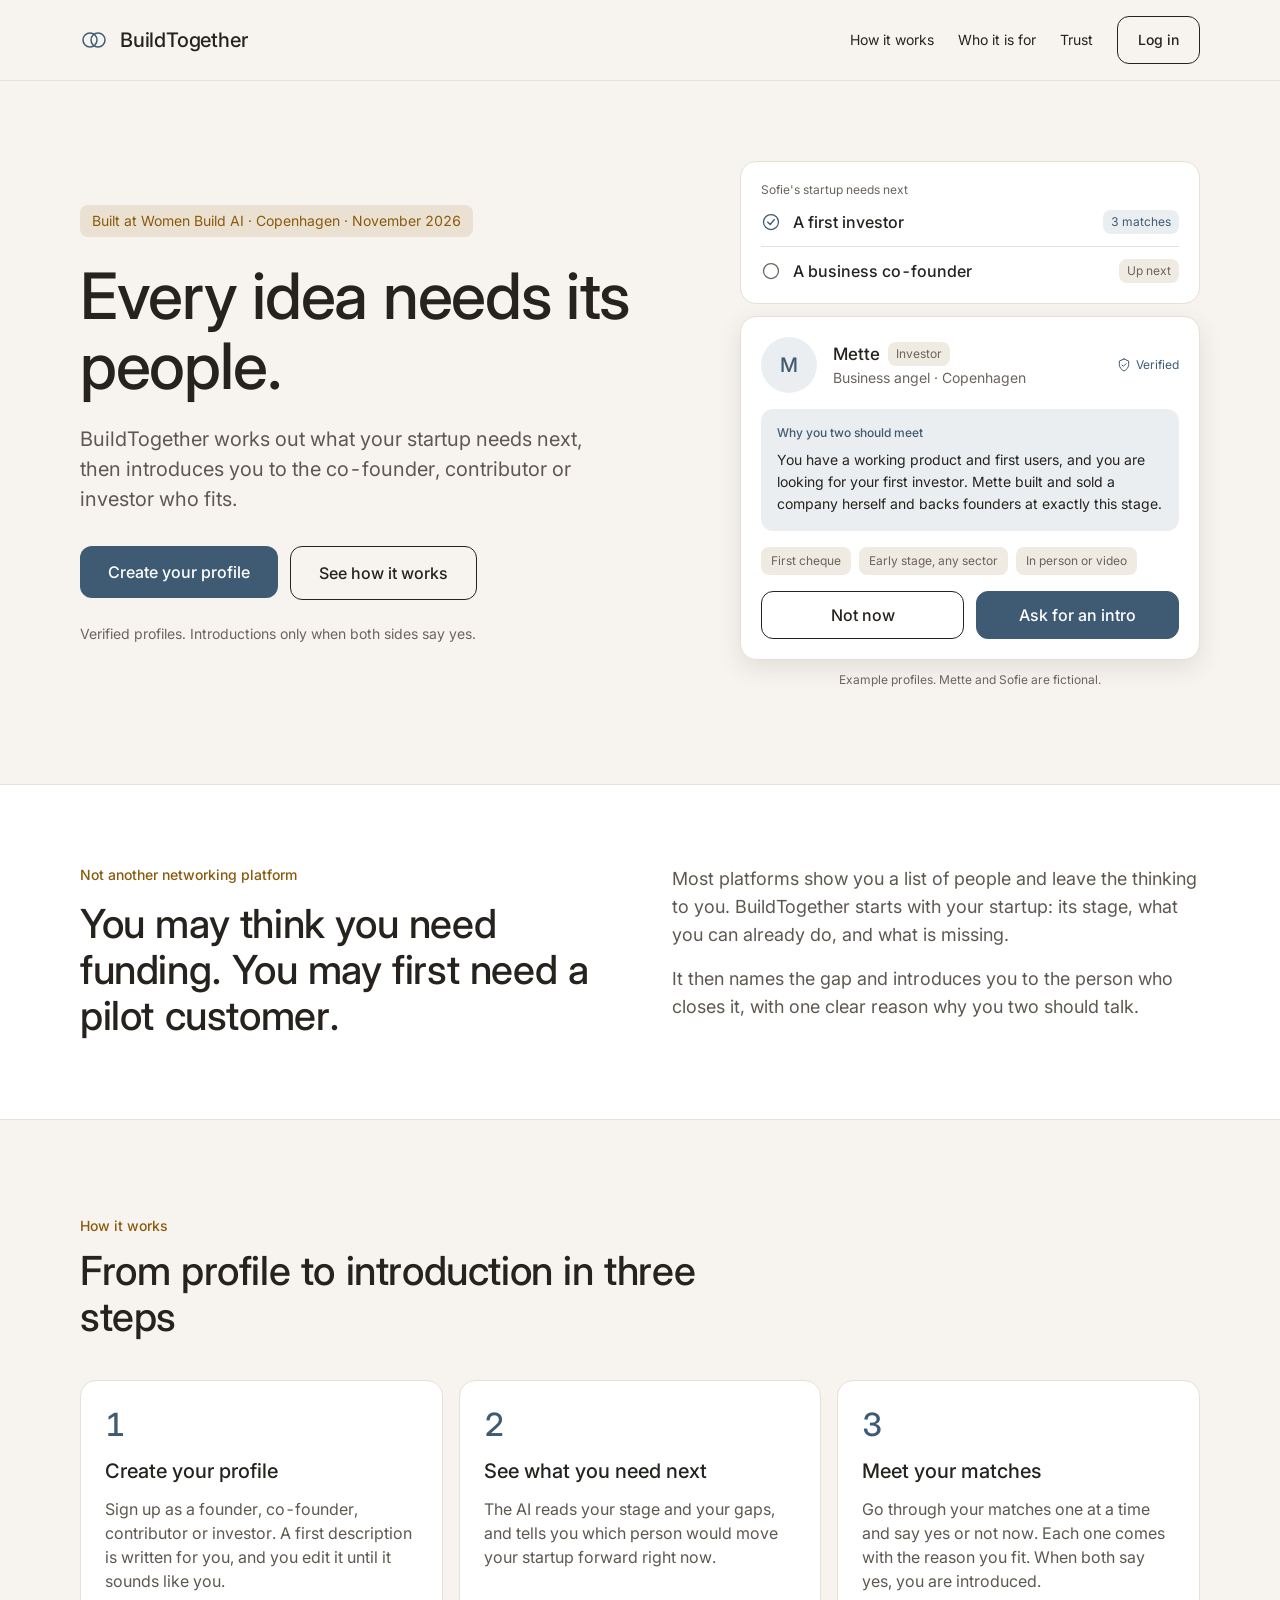
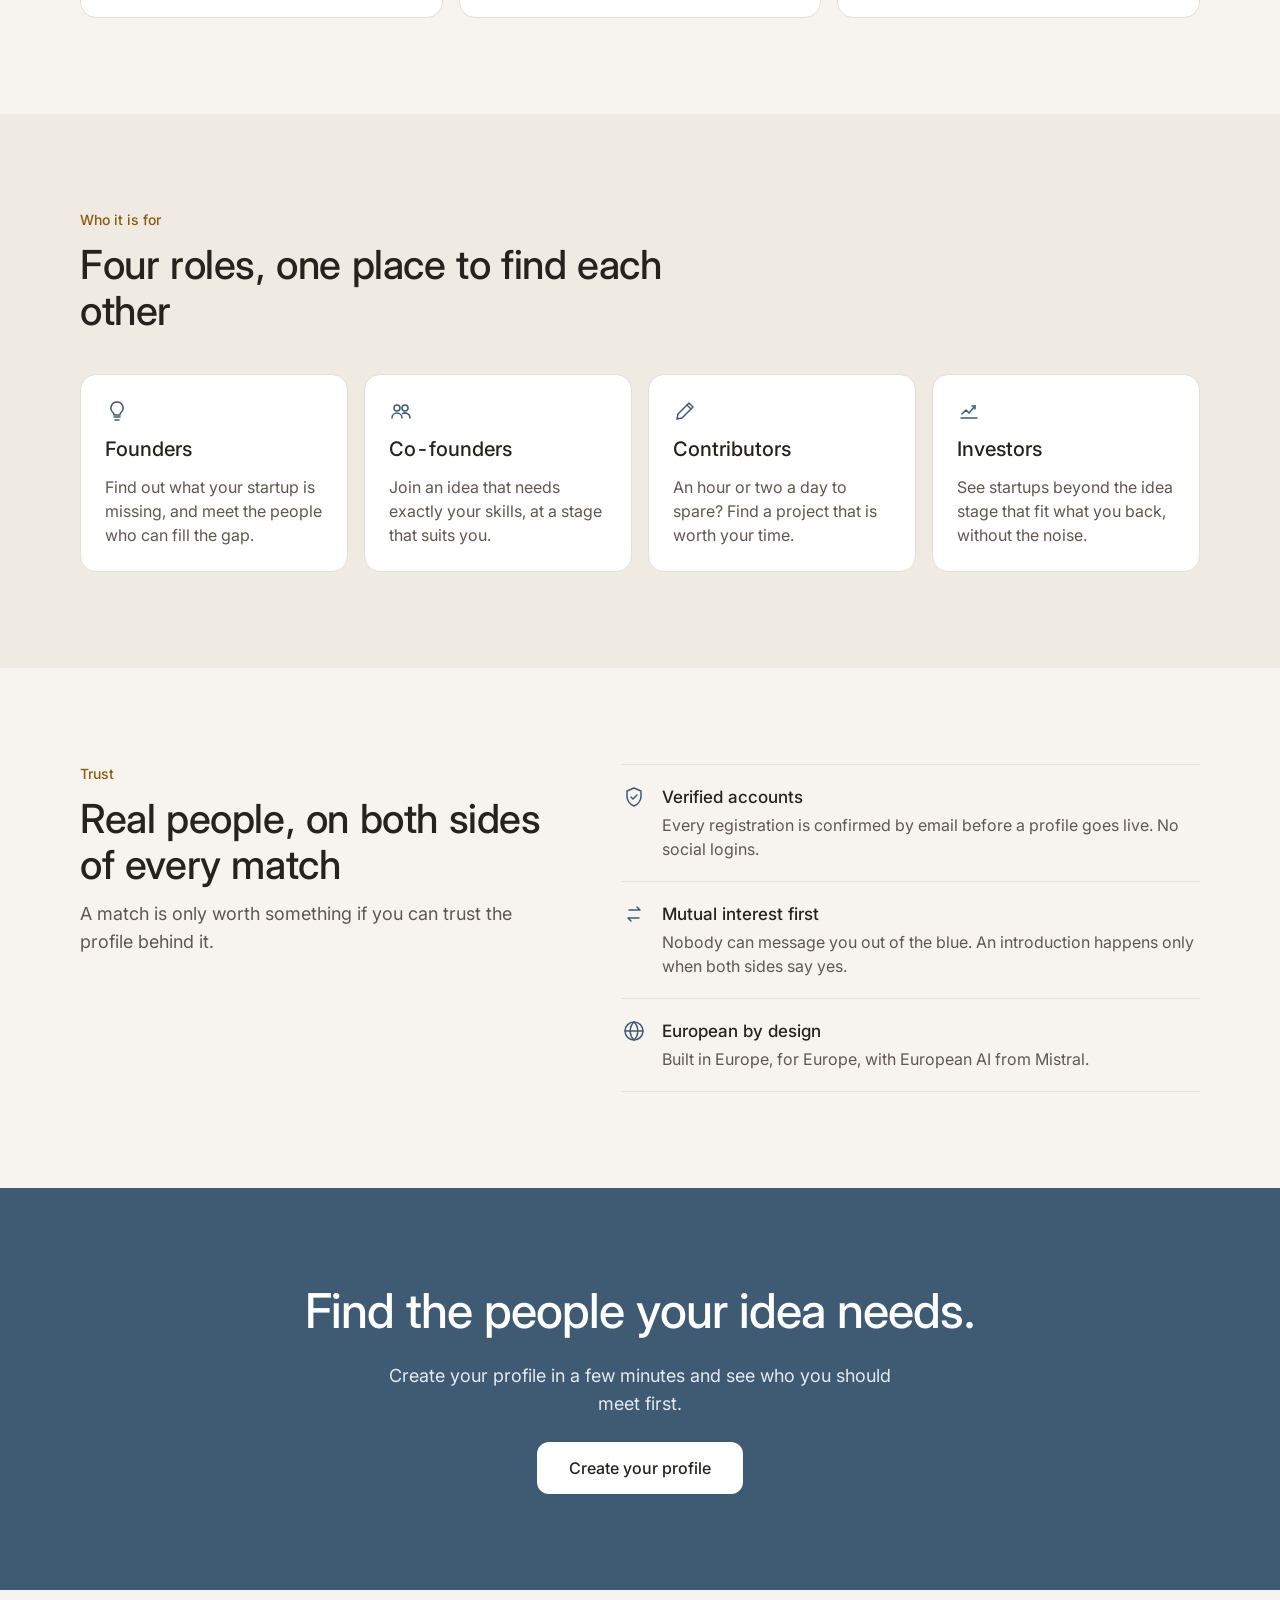
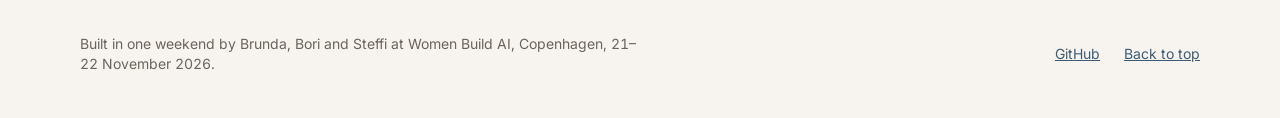
<file: landing-page.html>
<!doctype html>
<html lang="en">
<head>
<meta charset="utf-8">
<meta name="viewport" content="width=device-width, initial-scale=1">
<title>BuildTogether: every idea needs its people</title>
<link href="https://fonts.googleapis.com/css2?family=Inter:wght@400;500&display=swap" rel="stylesheet">
<style>
body{margin:0}
a{color:#3F5B73}a:hover{color:#26231F}
html{scroll-behavior:smooth}
</style>
</head>
<body>
<div style="background: #F7F4EF; color: #26231F; font-family: Inter, system-ui, sans-serif; font-size: 16px; line-height: 24px; font-variant-numeric: tabular-nums">

<header style="border-bottom: 1px solid #E6E0D6">
<div style="max-width: 1120px; margin: 0 auto; padding: 16px 24px; display: flex; flex-wrap: wrap; align-items: center; justify-content: space-between; gap: 16px">
<a href="#top" style="display: flex; align-items: center; gap: 12px; text-decoration: none; color: #26231F; min-height: 44px">
<svg aria-hidden="true" width="28" height="28" viewBox="0 0 28 28" fill="none" stroke="#3F5B73" stroke-width="1.5" stroke-linecap="round"><circle cx="10" cy="14" r="7"></circle><circle cx="18" cy="14" r="7"></circle></svg>
<span style="font-size: 20px; font-weight: 500; letter-spacing: -0.01em">BuildTogether</span>
</a>
<nav aria-label="Main" style="display: flex; flex-wrap: wrap; align-items: center; gap: 8px 24px">
<a href="#how" style="color: #26231F; text-decoration: none; font-size: 14px; padding: 12px 0">How it works</a>
<a href="#who" style="color: #26231F; text-decoration: none; font-size: 14px; padding: 12px 0">Who it is for</a>
<a href="#trust" style="color: #26231F; text-decoration: none; font-size: 14px; padding: 12px 0">Trust</a>
<a href="#join" style="color: #26231F; text-decoration: none; font-size: 14px; font-weight: 500; padding: 11px 20px; border: 1px solid #26231F; border-radius: 12px">Log in</a>
</nav>
</div>
</header>

<section id="top" style="max-width: 1120px; margin: 0 auto; padding: 80px 24px 96px; display: flex; flex-wrap: wrap; align-items: center; gap: 64px">
<div style="flex: 1 1 440px; min-width: 0; display: flex; flex-direction: column; gap: 24px; align-items: flex-start">
<span style="font-size: 14px; line-height: 20px; color: #8A5A0B; background: rgba(138,90,11,0.12); padding: 6px 12px; border-radius: 8px">Built at Women Build AI · Copenhagen · November 2026</span>
<h1 style="margin: 0; font-size: clamp(40px, 6vw, 64px); line-height: 1.08; font-weight: 500; letter-spacing: -0.02em">Every idea needs its people.</h1>
<p style="margin: 0; font-size: 20px; line-height: 30px; color: #5E5850; max-width: 520px">BuildTogether works out what your startup needs next, then introduces you to the co-founder, contributor or investor who fits.</p>
<div style="display: flex; flex-wrap: wrap; gap: 12px; padding-top: 8px">
<a href="#join" style="display: inline-flex; align-items: center; justify-content: center; height: 52px; padding: 0 28px; background: #3F5B73; color: #FFFFFF; text-decoration: none; font-weight: 500; border-radius: 12px">Create your profile</a>
<a href="#how" style="display: inline-flex; align-items: center; justify-content: center; height: 52px; padding: 0 28px; border: 1px solid #26231F; color: #26231F; text-decoration: none; font-weight: 500; border-radius: 12px">See how it works</a>
</div>
<p style="margin: 0; font-size: 14px; line-height: 20px; color: #6B645C">Verified profiles. Introductions only when both sides say yes.</p>
</div>

<div style="flex: 1 1 380px; min-width: 0; max-width: 460px; display: flex; flex-direction: column; gap: 12px">
<div style="background: #FFFFFF; border: 1px solid #E6E0D6; border-radius: 16px; padding: 20px; display: flex; flex-direction: column; gap: 12px">
<span style="font-size: 12px; line-height: 16px; color: #6B645C">Sofie's startup needs next</span>
<div style="display: flex; align-items: center; gap: 12px">
<svg aria-hidden="true" width="20" height="20" viewBox="0 0 24 24" fill="none" stroke="#3F5B73" stroke-width="1.5" stroke-linecap="round" stroke-linejoin="round"><circle cx="12" cy="12" r="9"></circle><path d="M8 12l3 3 5-6"></path></svg>
<span style="font-weight: 500">A first investor</span>
<span style="margin-left: auto; font-size: 12px; line-height: 16px; color: #3F5B73; background: rgba(63,91,115,0.10); padding: 4px 8px; border-radius: 8px">3 matches</span>
</div>
<div style="height: 1px; background: #E6E0D6"></div>
<div style="display: flex; align-items: center; gap: 12px">
<svg aria-hidden="true" width="20" height="20" viewBox="0 0 24 24" fill="none" stroke="#6B645C" stroke-width="1.5" stroke-linecap="round"><circle cx="12" cy="12" r="9"></circle></svg>
<span style="font-weight: 500">A business co-founder</span>
<span style="margin-left: auto; font-size: 12px; line-height: 16px; color: #6B645C; background: #EFEAE2; padding: 4px 8px; border-radius: 8px">Up next</span>
</div>
</div>

<div style="background: #FFFFFF; border: 1px solid #E6E0D6; border-radius: 16px; padding: 20px; display: flex; flex-direction: column; gap: 16px; box-shadow: 0 8px 24px rgba(38,35,31,0.10)">
<div style="display: flex; align-items: center; gap: 16px">
<div aria-hidden="true" style="width: 56px; height: 56px; border-radius: 50%; background: rgba(63,91,115,0.10); color: #3F5B73; display: flex; align-items: center; justify-content: center; font-size: 20px; font-weight: 500; flex: none">M</div>
<div style="display: flex; flex-direction: column; gap: 2px; min-width: 0">
<div style="display: flex; flex-wrap: wrap; align-items: center; gap: 8px">
<span style="font-size: 17px; font-weight: 500">Mette</span>
<span style="font-size: 12px; line-height: 16px; color: #6B645C; background: #EFEAE2; padding: 4px 8px; border-radius: 8px">Investor</span>
</div>
<span style="font-size: 14px; line-height: 20px; color: #6B645C">Business angel · Copenhagen</span>
</div>
<span style="margin-left: auto; display: inline-flex; align-items: center; gap: 4px; font-size: 12px; line-height: 16px; color: #3F5B73; flex: none">
<svg aria-hidden="true" width="16" height="16" viewBox="0 0 24 24" fill="none" stroke="#3F5B73" stroke-width="1.5" stroke-linecap="round" stroke-linejoin="round"><path d="M12 3l7 3v5c0 5-3.5 8.5-7 10-3.5-1.5-7-5-7-10V6l7-3z"></path><path d="M9 12l2 2 4-4"></path></svg>
Verified
</span>
</div>
<div style="background: rgba(63,91,115,0.10); border-radius: 12px; padding: 16px; display: flex; flex-direction: column; gap: 8px">
<span style="font-size: 12px; line-height: 16px; font-weight: 500; color: #3F5B73">Why you two should meet</span>
<p style="margin: 0; font-size: 14px; line-height: 22px">You have a working product and first users, and you are looking for your first investor. Mette built and sold a company herself and backs founders at exactly this stage.</p>
</div>
<div style="display: flex; flex-wrap: wrap; gap: 8px">
<span style="font-size: 12px; line-height: 16px; color: #6B645C; background: #EFEAE2; padding: 6px 10px; border-radius: 8px">First cheque</span>
<span style="font-size: 12px; line-height: 16px; color: #6B645C; background: #EFEAE2; padding: 6px 10px; border-radius: 8px">Early stage, any sector</span>
<span style="font-size: 12px; line-height: 16px; color: #6B645C; background: #EFEAE2; padding: 6px 10px; border-radius: 8px">In person or video</span>
</div>
<div style="display: flex; gap: 12px">
<button type="button" style="flex: 1 1 0; height: 48px; background: transparent; border: 1px solid #26231F; color: #26231F; font: inherit; font-weight: 500; border-radius: 12px; cursor: pointer">Not now</button>
<button type="button" style="flex: 1 1 0; height: 48px; background: #3F5B73; border: 1px solid #3F5B73; color: #FFFFFF; font: inherit; font-weight: 500; border-radius: 12px; cursor: pointer">Ask for an intro</button>
</div>
</div>
<p style="margin: 0; font-size: 12px; line-height: 16px; color: #6B645C; text-align: center">Example profiles. Mette and Sofie are fictional.</p>
</div>
</section>

<section style="background: #FFFFFF; border-top: 1px solid #E6E0D6; border-bottom: 1px solid #E6E0D6">
<div style="max-width: 1120px; margin: 0 auto; padding: 80px 24px; display: flex; flex-wrap: wrap; gap: 32px 64px; align-items: flex-start">
<div style="flex: 1 1 380px; min-width: 0; display: flex; flex-direction: column; gap: 16px">
<span style="font-size: 14px; line-height: 20px; font-weight: 500; color: #8A5A0B">Not another networking platform</span>
<h2 style="margin: 0; font-size: clamp(28px, 4vw, 40px); line-height: 1.15; font-weight: 500; letter-spacing: -0.01em">You may think you need funding. You may first need a pilot customer.</h2>
</div>
<div style="flex: 1 1 380px; min-width: 0; display: flex; flex-direction: column; gap: 16px">
<p style="margin: 0; font-size: 18px; line-height: 28px; color: #5E5850">Most platforms show you a list of people and leave the thinking to you. BuildTogether starts with your startup: its stage, what you can already do, and what is missing.</p>
<p style="margin: 0; font-size: 18px; line-height: 28px; color: #5E5850">It then names the gap and introduces you to the person who closes it, with one clear reason why you two should talk.</p>
</div>
</div>
</section>

<section id="how" style="max-width: 1120px; margin: 0 auto; padding: 96px 24px; display: flex; flex-direction: column; gap: 40px">
<div style="display: flex; flex-direction: column; gap: 12px; max-width: 640px">
<span style="font-size: 14px; line-height: 20px; font-weight: 500; color: #8A5A0B">How it works</span>
<h2 style="margin: 0; font-size: clamp(28px, 4vw, 40px); line-height: 1.15; font-weight: 500; letter-spacing: -0.01em">From profile to introduction in three steps</h2>
</div>
<div style="display: flex; flex-wrap: wrap; gap: 16px">
<div style="flex: 1 1 280px; min-width: 0; background: #FFFFFF; border: 1px solid #E6E0D6; border-radius: 16px; padding: 24px; display: flex; flex-direction: column; gap: 12px">
<span style="font-size: 32px; line-height: 40px; font-weight: 500; color: #3F5B73">1</span>
<h3 style="margin: 0; font-size: 20px; line-height: 28px; font-weight: 500">Create your profile</h3>
<p style="margin: 0; color: #5E5850">Sign up as a founder, co-founder, contributor or investor. A first description is written for you, and you edit it until it sounds like you.</p>
</div>
<div style="flex: 1 1 280px; min-width: 0; background: #FFFFFF; border: 1px solid #E6E0D6; border-radius: 16px; padding: 24px; display: flex; flex-direction: column; gap: 12px">
<span style="font-size: 32px; line-height: 40px; font-weight: 500; color: #3F5B73">2</span>
<h3 style="margin: 0; font-size: 20px; line-height: 28px; font-weight: 500">See what you need next</h3>
<p style="margin: 0; color: #5E5850">The AI reads your stage and your gaps, and tells you which person would move your startup forward right now.</p>
</div>
<div style="flex: 1 1 280px; min-width: 0; background: #FFFFFF; border: 1px solid #E6E0D6; border-radius: 16px; padding: 24px; display: flex; flex-direction: column; gap: 12px">
<span style="font-size: 32px; line-height: 40px; font-weight: 500; color: #3F5B73">3</span>
<h3 style="margin: 0; font-size: 20px; line-height: 28px; font-weight: 500">Meet your matches</h3>
<p style="margin: 0; color: #5E5850">Go through your matches one at a time and say yes or not now. Each one comes with the reason you fit. When both say yes, you are introduced.</p>
</div>
</div>
</section>

<section id="who" style="background: #EFEAE2">
<div style="max-width: 1120px; margin: 0 auto; padding: 96px 24px; display: flex; flex-direction: column; gap: 40px">
<div style="display: flex; flex-direction: column; gap: 12px; max-width: 640px">
<span style="font-size: 14px; line-height: 20px; font-weight: 500; color: #8A5A0B">Who it is for</span>
<h2 style="margin: 0; font-size: clamp(28px, 4vw, 40px); line-height: 1.15; font-weight: 500; letter-spacing: -0.01em">Four roles, one place to find each other</h2>
</div>
<div style="display: flex; flex-wrap: wrap; gap: 16px">
<div style="flex: 1 1 190px; min-width: 0; background: #FFFFFF; border: 1px solid #E6E0D6; border-radius: 16px; padding: 24px; display: flex; flex-direction: column; gap: 12px">
<svg aria-hidden="true" width="24" height="24" viewBox="0 0 24 24" fill="none" stroke="#3F5B73" stroke-width="1.5" stroke-linecap="round" stroke-linejoin="round"><path d="M9 18h6"></path><path d="M10 21h4"></path><path d="M12 3a6 6 0 0 0-4 10.5c.7.7 1 1.5 1 2.5h6c0-1 .3-1.8 1-2.5A6 6 0 0 0 12 3z"></path></svg>
<h3 style="margin: 0; font-size: 20px; line-height: 28px; font-weight: 500">Founders</h3>
<p style="margin: 0; color: #5E5850">Find out what your startup is missing, and meet the people who can fill the gap.</p>
</div>
<div style="flex: 1 1 190px; min-width: 0; background: #FFFFFF; border: 1px solid #E6E0D6; border-radius: 16px; padding: 24px; display: flex; flex-direction: column; gap: 12px">
<svg aria-hidden="true" width="24" height="24" viewBox="0 0 24 24" fill="none" stroke="#3F5B73" stroke-width="1.5" stroke-linecap="round" stroke-linejoin="round"><circle cx="8" cy="9" r="3"></circle><circle cx="16" cy="9" r="3"></circle><path d="M3 19c0-2.8 2.2-5 5-5s5 2.2 5 5"></path><path d="M13.5 14.6A5 5 0 0 1 21 19"></path></svg>
<h3 style="margin: 0; font-size: 20px; line-height: 28px; font-weight: 500">Co-founders</h3>
<p style="margin: 0; color: #5E5850">Join an idea that needs exactly your skills, at a stage that suits you.</p>
</div>
<div style="flex: 1 1 190px; min-width: 0; background: #FFFFFF; border: 1px solid #E6E0D6; border-radius: 16px; padding: 24px; display: flex; flex-direction: column; gap: 12px">
<svg aria-hidden="true" width="24" height="24" viewBox="0 0 24 24" fill="none" stroke="#3F5B73" stroke-width="1.5" stroke-linecap="round" stroke-linejoin="round"><path d="M14 6l4 4"></path><path d="M4 20l1-5L16 4l4 4L9 19l-5 1z"></path></svg>
<h3 style="margin: 0; font-size: 20px; line-height: 28px; font-weight: 500">Contributors</h3>
<p style="margin: 0; color: #5E5850">An hour or two a day to spare? Find a project that is worth your time.</p>
</div>
<div style="flex: 1 1 190px; min-width: 0; background: #FFFFFF; border: 1px solid #E6E0D6; border-radius: 16px; padding: 24px; display: flex; flex-direction: column; gap: 12px">
<svg aria-hidden="true" width="24" height="24" viewBox="0 0 24 24" fill="none" stroke="#3F5B73" stroke-width="1.5" stroke-linecap="round" stroke-linejoin="round"><path d="M4 19h16"></path><path d="M5 15l4-4 3 3 6-7"></path><path d="M15 7h3v3"></path></svg>
<h3 style="margin: 0; font-size: 20px; line-height: 28px; font-weight: 500">Investors</h3>
<p style="margin: 0; color: #5E5850">See startups beyond the idea stage that fit what you back, without the noise.</p>
</div>
</div>
</div>
</section>

<section id="trust" style="max-width: 1120px; margin: 0 auto; padding: 96px 24px; display: flex; flex-wrap: wrap; gap: 40px 64px; align-items: flex-start">
<div style="flex: 1 1 340px; min-width: 0; display: flex; flex-direction: column; gap: 12px">
<span style="font-size: 14px; line-height: 20px; font-weight: 500; color: #8A5A0B">Trust</span>
<h2 style="margin: 0; font-size: clamp(28px, 4vw, 40px); line-height: 1.15; font-weight: 500; letter-spacing: -0.01em">Real people, on both sides of every match</h2>
<p style="margin: 0; font-size: 18px; line-height: 28px; color: #5E5850">A match is only worth something if you can trust the profile behind it.</p>
</div>
<div style="flex: 1 1 440px; min-width: 0; display: flex; flex-direction: column">
<div style="display: flex; gap: 16px; padding: 20px 0; border-top: 1px solid #E6E0D6">
<svg aria-hidden="true" width="24" height="24" viewBox="0 0 24 24" fill="none" stroke="#3F5B73" stroke-width="1.5" stroke-linecap="round" stroke-linejoin="round" style="flex: none"><path d="M12 3l7 3v5c0 5-3.5 8.5-7 10-3.5-1.5-7-5-7-10V6l7-3z"></path><path d="M9 12l2 2 4-4"></path></svg>
<div style="display: flex; flex-direction: column; gap: 4px">
<h3 style="margin: 0; font-size: 17px; line-height: 24px; font-weight: 500">Verified accounts</h3>
<p style="margin: 0; color: #5E5850">Every registration is confirmed by email before a profile goes live. No social logins.</p>
</div>
</div>
<div style="display: flex; gap: 16px; padding: 20px 0; border-top: 1px solid #E6E0D6">
<svg aria-hidden="true" width="24" height="24" viewBox="0 0 24 24" fill="none" stroke="#3F5B73" stroke-width="1.5" stroke-linecap="round" stroke-linejoin="round" style="flex: none"><path d="M7 8h11l-3-3"></path><path d="M17 16H6l3 3"></path></svg>
<div style="display: flex; flex-direction: column; gap: 4px">
<h3 style="margin: 0; font-size: 17px; line-height: 24px; font-weight: 500">Mutual interest first</h3>
<p style="margin: 0; color: #5E5850">Nobody can message you out of the blue. An introduction happens only when both sides say yes.</p>
</div>
</div>
<div style="display: flex; gap: 16px; padding: 20px 0; border-top: 1px solid #E6E0D6; border-bottom: 1px solid #E6E0D6">
<svg aria-hidden="true" width="24" height="24" viewBox="0 0 24 24" fill="none" stroke="#3F5B73" stroke-width="1.5" stroke-linecap="round" stroke-linejoin="round" style="flex: none"><circle cx="12" cy="12" r="9"></circle><path d="M3 12h18"></path><path d="M12 3c2.5 2.5 3.8 5.5 3.8 9s-1.300 6.500-3.800 9c-2.500-2.500-3.800-5.500-3.800-9S9.500 5.500 12 3z"></path></svg>
<div style="display: flex; flex-direction: column; gap: 4px">
<h3 style="margin: 0; font-size: 17px; line-height: 24px; font-weight: 500">European by design</h3>
<p style="margin: 0; color: #5E5850">Built in Europe, for Europe, with European AI from Mistral.</p>
</div>
</div>
</div>
</section>

<section id="join" style="background: #3F5B73; color: #FFFFFF">
<div style="max-width: 1120px; margin: 0 auto; padding: 96px 24px; display: flex; flex-direction: column; align-items: center; gap: 24px; text-align: center">
<h2 style="margin: 0; font-size: clamp(32px, 5vw, 48px); line-height: 1.12; font-weight: 500; letter-spacing: -0.02em; max-width: 720px">Find the people your idea needs.</h2>
<p style="margin: 0; font-size: 18px; line-height: 28px; color: #E3EAF0; max-width: 520px">Create your profile in a few minutes and see who you should meet first.</p>
<a href="#join" style="display: inline-flex; align-items: center; justify-content: center; height: 52px; padding: 0 32px; background: #FFFFFF; color: #26231F; text-decoration: none; font-weight: 500; border-radius: 12px">Create your profile</a>
</div>
</section>

<footer style="max-width: 1120px; margin: 0 auto; padding: 40px 24px; display: flex; flex-wrap: wrap; justify-content: space-between; align-items: center; gap: 16px">
<p style="margin: 0; font-size: 14px; line-height: 20px; color: #6B645C; max-width: 560px">Built in one weekend by Brunda, Bori and Steffi at Women Build AI, Copenhagen, 21–22 November 2026.</p>
<nav aria-label="Footer" style="display: flex; flex-wrap: wrap; gap: 8px 24px">
<a href="https://github.com/Brunda2012/BuildTogether" style="font-size: 14px; padding: 12px 0">GitHub</a>
<a href="#top" style="font-size: 14px; padding: 12px 0">Back to top</a>
</nav>
</footer>

</div>
</body>
</html>
</file>
